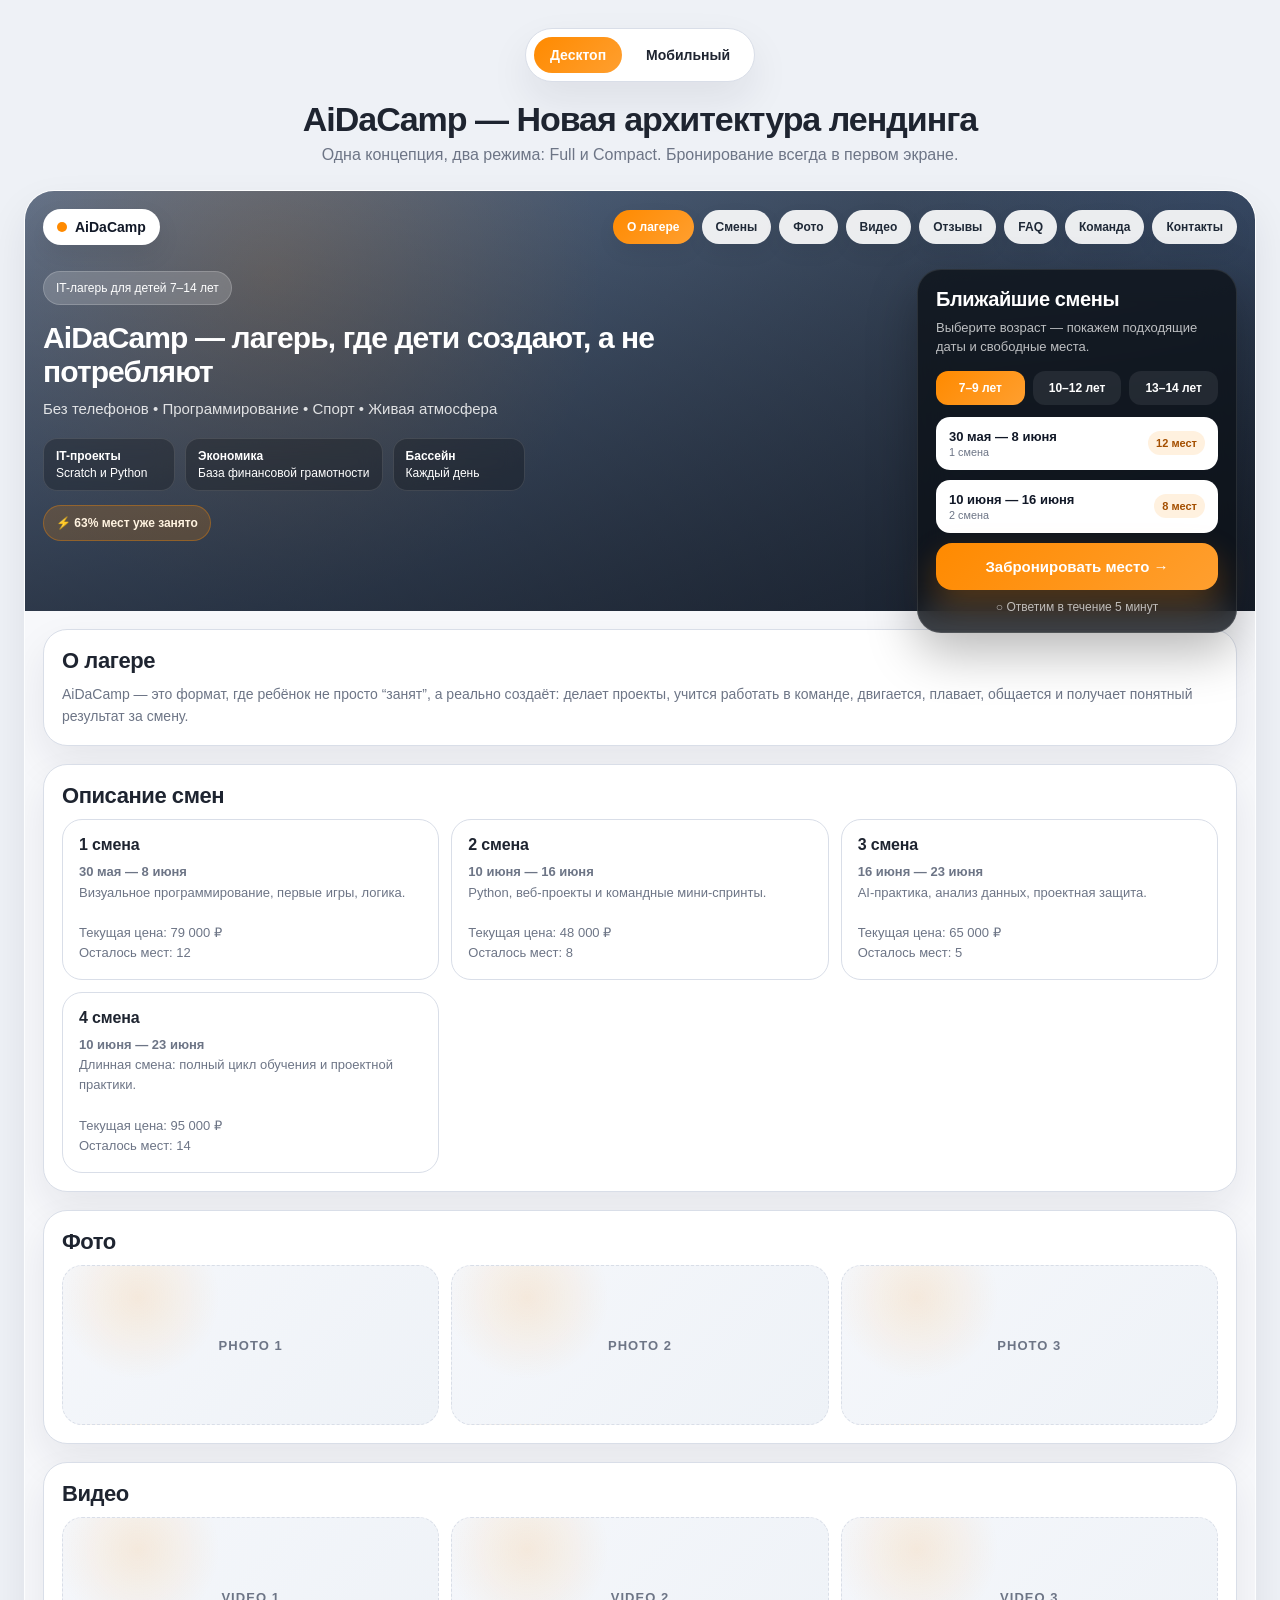
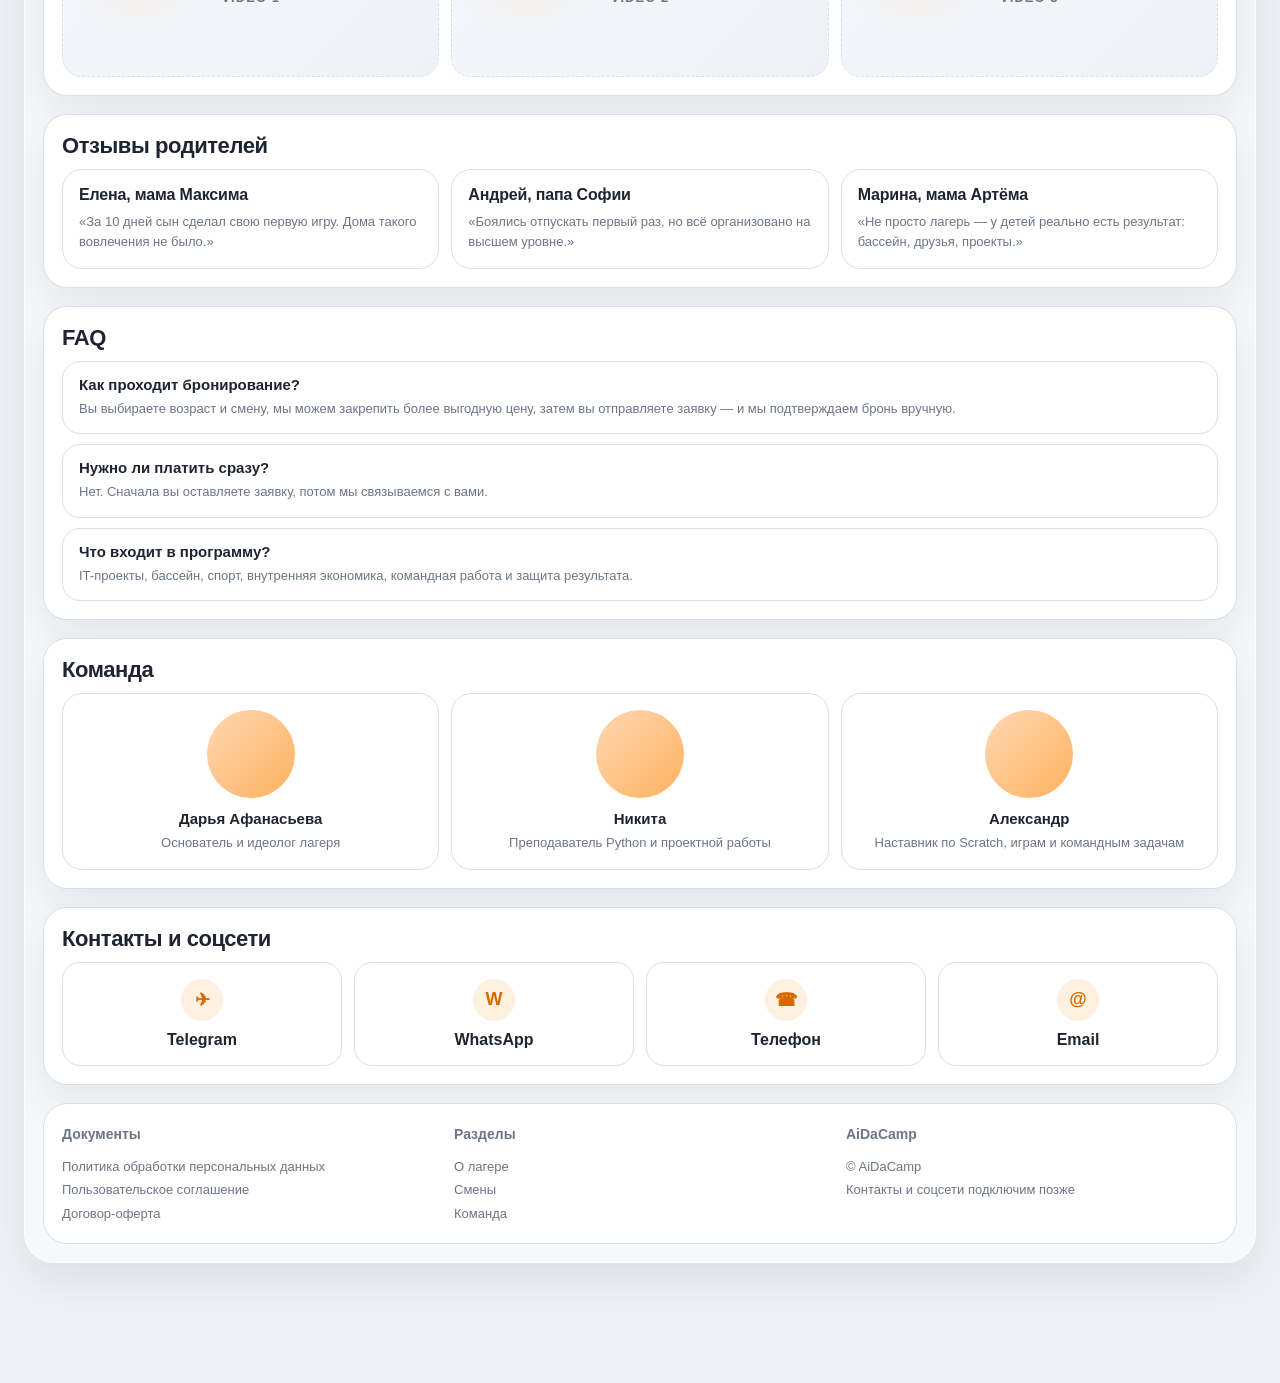
<file: gpt.html>
<!DOCTYPE html>
<html lang="ru">
<head>
  <meta charset="UTF-8" />
  <meta name="viewport" content="width=device-width, initial-scale=1.0" />
  <title>AiDaCamp — Prototype Full Logic</title>
  <style>
    :root{
      --bg:#eef1f6;
      --panel:#f7f8fb;
      --card:#ffffff;
      --line:#d9dee8;
      --text:#1e2430;
      --muted:#6d7586;
      --accent:#ff8a00;
      --accent-2:#ff9f2f;
      --accent-soft:#fff1df;
      --shadow:0 18px 40px rgba(20,29,45,.08);
    }
    *{box-sizing:border-box}
    html,body{margin:0;padding:0}
    body{
      font-family:Inter,-apple-system,BlinkMacSystemFont,"Segoe UI",sans-serif;
      background:var(--bg);
      color:var(--text);
      min-height:100vh;
    }
    .hidden{display:none !important}

    .page{
      max-width:1440px;
      margin:0 auto;
      padding:28px 24px 120px;
    }

    .top-switcher{
      display:flex;
      justify-content:center;
      margin-bottom:18px;
    }
    .switch-wrap{
      display:flex;
      gap:8px;
      padding:8px;
      background:#fff;
      border:1px solid var(--line);
      border-radius:999px;
      box-shadow:var(--shadow);
    }
    .switch-btn{
      border:none;
      border-radius:999px;
      padding:10px 16px;
      background:transparent;
      color:var(--text);
      font-weight:700;
      font-size:14px;
      cursor:pointer;
    }
    .switch-btn.active{
      background:linear-gradient(135deg,var(--accent),var(--accent-2));
      color:#fff;
    }

    .title{
      text-align:center;
      margin-bottom:26px;
    }
    .title h1{
      margin:0 0 8px;
      font-size:34px;
      line-height:1.12;
      letter-spacing:-.03em;
    }
    .title p{
      margin:0;
      color:var(--muted);
      font-size:16px;
    }

    .screen{
      border-radius:30px;
      overflow:hidden;
      background:var(--panel);
      box-shadow:var(--shadow);
      border:1px solid rgba(255,255,255,.7);
    }

    .hero-shell{
      position:relative;
      padding:18px;
      min-height:420px;
      background:
        linear-gradient(180deg, rgba(16,22,33,.20), rgba(16,22,33,.62)),
        radial-gradient(circle at 20% 20%, rgba(255,138,0,.18), transparent 32%),
        radial-gradient(circle at 100% 0%, rgba(116,170,255,.18), transparent 28%),
        linear-gradient(135deg, #7489a8 0%, #50637d 40%, #1f2835 100%);
      color:#fff;
    }

    .hero-topbar{
      display:flex;
      align-items:center;
      justify-content:space-between;
      gap:12px;
      margin-bottom:26px;
    }

    .brand{
      display:flex;
      align-items:center;
      gap:8px;
      padding:10px 14px;
      border-radius:999px;
      background:#fff;
      color:#111827;
      font-weight:700;
      font-size:14px;
      box-shadow:0 10px 25px rgba(0,0,0,.08);
      white-space:nowrap;
    }

    .brand-dot{
      width:10px;
      height:10px;
      border-radius:50%;
      background:var(--accent);
      flex:0 0 auto;
    }

    .hero-menu{
      display:flex;
      gap:8px;
      flex-wrap:wrap;
      justify-content:flex-end;
    }

    .menu-pill{
      padding:10px 14px;
      border-radius:999px;
      background:rgba(255,255,255,.9);
      color:#1f2937;
      font-size:12px;
      font-weight:600;
      box-shadow:0 8px 20px rgba(0,0,0,.06);
      cursor:pointer;
      border:none;
    }
    .menu-pill.active{
      background:linear-gradient(135deg,var(--accent),var(--accent-2));
      color:#fff;
    }

    .hero-content{
      max-width:60%;
    }
    .hero-tag{
      display:inline-flex;
      align-items:center;
      gap:8px;
      padding:9px 12px;
      border-radius:999px;
      background:rgba(255,255,255,.18);
      border:1px solid rgba(255,255,255,.18);
      font-size:12px;
      margin-bottom:16px;
      backdrop-filter:blur(8px);
    }

    .hero-content h2{
      margin:0 0 10px;
      font-size:30px;
      line-height:1.12;
      letter-spacing:-.03em;
      max-width:680px;
    }

    .hero-sub{
      color:rgba(255,255,255,.84);
      font-size:15px;
      line-height:1.45;
      margin-bottom:18px;
    }

    .feature-row{
      display:flex;
      gap:10px;
      flex-wrap:wrap;
    }

    .feature-pill{
      padding:10px 12px;
      border-radius:14px;
      background:rgba(0,0,0,.24);
      border:1px solid rgba(255,255,255,.12);
      font-size:12px;
      min-width:132px;
      backdrop-filter:blur(10px);
    }
    .feature-pill strong{
      display:block;
      font-size:12px;
      margin-bottom:3px;
    }

    .occupancy-badge{
      display:inline-flex;
      align-items:center;
      gap:7px;
      margin-top:14px;
      padding:10px 12px;
      border-radius:999px;
      background:rgba(255,138,0,.18);
      border:1px solid rgba(255,138,0,.34);
      color:#fff3e0;
      font-size:12px;
      font-weight:700;
    }

    .hero-booking-card{
      position:absolute;
      right:18px;
      top:78px;
      width:320px;
      padding:18px;
      border-radius:24px;
      background:rgba(12,17,24,.78);
      border:1px solid rgba(255,255,255,.10);
      backdrop-filter:blur(16px);
      box-shadow:0 20px 50px rgba(0,0,0,.28);
      color:#fff;
    }

    .hero-booking-card h3{
      margin:0 0 8px;
      font-size:20px;
      letter-spacing:-.02em;
    }
    .hero-booking-card p{
      margin:0 0 14px;
      color:rgba(255,255,255,.72);
      font-size:13px;
      line-height:1.45;
    }

    .age-tabs{
      display:flex;
      gap:8px;
      margin-bottom:12px;
    }
    .age-tab{
      flex:1;
      border:none;
      border-radius:12px;
      padding:10px 8px;
      background:rgba(255,255,255,.08);
      color:#fff;
      font-size:12px;
      font-weight:700;
      cursor:pointer;
    }
    .age-tab.active{
      background:linear-gradient(135deg, var(--accent), var(--accent-2));
    }

    .shift-option{
      border-radius:14px;
      background:#fff;
      color:#111827;
      padding:11px 12px;
      margin-bottom:10px;
      display:flex;
      align-items:center;
      justify-content:space-between;
      gap:10px;
      font-size:13px;
      cursor:pointer;
      border:1px solid transparent;
    }
    .shift-option.active{
      border-color:#ffb15e;
      box-shadow:0 0 0 3px rgba(255,138,0,.12);
    }
    .shift-option small{
      color:var(--muted);
      display:block;
      margin-top:2px;
    }

    .shift-price-chip{
      padding:6px 8px;
      border-radius:999px;
      background:var(--accent-soft);
      color:#a44f00;
      font-size:11px;
      font-weight:800;
      white-space:nowrap;
    }

    .cta-main{
      width:100%;
      border:none;
      border-radius:16px;
      padding:15px 16px;
      color:#fff;
      font-weight:800;
      font-size:15px;
      background:linear-gradient(135deg,var(--accent),var(--accent-2));
      box-shadow:0 14px 32px rgba(255,138,0,.28);
      cursor:pointer;
    }

    .cta-main:disabled{
      opacity:.45;
      cursor:not-allowed;
      box-shadow:none;
    }

    .under-cta{
      margin-top:10px;
      text-align:center;
      color:rgba(255,255,255,.68);
      font-size:12px;
    }

    .body-sections{
      padding:18px;
      display:grid;
      gap:18px;
    }

    .section-card{
      background:#fff;
      border-radius:24px;
      border:1px solid var(--line);
      box-shadow:var(--shadow);
      padding:18px;
    }

    .section-card h3{
      margin:0 0 10px;
      font-size:22px;
      letter-spacing:-.02em;
    }
    .section-card p{
      margin:0;
      color:var(--muted);
      line-height:1.55;
      font-size:14px;
    }

    .grid-3{
      display:grid;
      grid-template-columns:repeat(3,1fr);
      gap:12px;
    }

    .mini-card{
      background:#fff;
      border-radius:20px;
      border:1px solid var(--line);
      padding:16px;
    }

    .mini-card h4{
      margin:0 0 8px;
      font-size:16px;
      letter-spacing:-.01em;
    }
    .mini-card p{
      margin:0;
      color:var(--muted);
      font-size:13px;
      line-height:1.55;
    }

    .slot-grid{
      display:grid;
      grid-template-columns:repeat(3,1fr);
      gap:12px;
    }
    .slot{
      min-height:160px;
      border-radius:20px;
      border:1px dashed var(--line);
      background:
        radial-gradient(circle at 20% 20%, rgba(255,138,0,.12), transparent 25%),
        linear-gradient(135deg,#f5f7fb,#eef2f7);
      display:flex;
      align-items:center;
      justify-content:center;
      color:var(--muted);
      font-size:13px;
      font-weight:700;
      text-transform:uppercase;
      letter-spacing:.08em;
    }

    .team-grid{
      display:grid;
      grid-template-columns:repeat(3,1fr);
      gap:12px;
    }

    .team-card{
      background:#fff;
      border:1px solid var(--line);
      border-radius:20px;
      padding:16px;
      text-align:center;
    }

    .team-avatar{
      width:88px;
      height:88px;
      border-radius:50%;
      margin:0 auto 12px;
      background:linear-gradient(135deg,#ffd8b3,#ffb15e);
    }

    .team-card strong{
      display:block;
      margin-bottom:6px;
      font-size:15px;
    }

    .team-card span{
      color:var(--muted);
      font-size:13px;
      line-height:1.45;
    }

    .faq-grid{
      display:grid;
      gap:10px;
    }
    .faq-item{
      border:1px solid var(--line);
      background:#fff;
      border-radius:18px;
      padding:14px 16px;
    }
    .faq-item strong{
      display:block;
      margin-bottom:6px;
      font-size:15px;
    }
    .faq-item span{
      color:var(--muted);
      font-size:13px;
      line-height:1.55;
    }

    .contacts-row{
      display:grid;
      grid-template-columns:repeat(4,1fr);
      gap:12px;
    }

    .contact-card{
      border:1px solid var(--line);
      background:#fff;
      border-radius:18px;
      padding:16px;
      text-align:center;
    }

    .contact-icon{
      width:42px;
      height:42px;
      border-radius:50%;
      margin:0 auto 10px;
      background:#fff1df;
      color:#d66a00;
      display:flex;
      align-items:center;
      justify-content:center;
      font-size:18px;
      font-weight:800;
    }

    footer{
      padding:18px;
      background:#fff;
      border-radius:24px;
      border:1px solid var(--line);
      display:grid;
      grid-template-columns:repeat(3,1fr);
      gap:20px;
    }
    footer h4{
      margin:0 0 8px;
      font-size:14px;
    }
    footer a, footer div{
      display:block;
      color:var(--muted);
      font-size:13px;
      line-height:1.8;
      text-decoration:none;
    }

    .overlay{
      position:fixed;
      inset:0;
      background:rgba(9,14,22,.64);
      display:flex;
      align-items:center;
      justify-content:center;
      padding:18px;
      z-index:80;
    }

    .overlay-card{
      width:min(100%, 520px);
      background:#fff;
      border-radius:26px;
      box-shadow:0 25px 55px rgba(20,29,45,.16);
      padding:22px;
      border:1px solid #edf0f5;
    }

    .overlay-card.dark{
      background:#121821;
      border-color:rgba(255,255,255,.08);
      color:#fff;
    }

    .overlay-card h3{
      margin:0 0 8px;
      font-size:24px;
      letter-spacing:-.03em;
    }

    .overlay-card p{
      margin:0 0 16px;
      color:var(--muted);
      line-height:1.55;
      font-size:14px;
    }

    .overlay-card.dark p{
      color:rgba(255,255,255,.72);
    }

    .big-price{
      font-size:42px;
      font-weight:900;
      letter-spacing:-.04em;
      margin-bottom:8px;
    }

    .offer-code{
      display:inline-flex;
      margin-top:10px;
      padding:8px 10px;
      border-radius:999px;
      background:#f7f8fb;
      color:var(--muted);
      font-size:12px;
      font-weight:700;
    }

    .overlay-card.dark .offer-code{
      background:rgba(255,255,255,.08);
      color:rgba(255,255,255,.76);
    }

    .overlay-actions{
      display:grid;
      gap:10px;
      margin-top:16px;
    }

    .secondary-outline{
      width:100%;
      border:1px solid var(--line);
      background:#fff;
      color:var(--text);
      border-radius:16px;
      padding:15px 16px;
      font-size:14px;
      font-weight:800;
      cursor:pointer;
    }

    .overlay-card.dark .secondary-outline{
      background:rgba(255,255,255,.04);
      border-color:rgba(255,255,255,.10);
      color:#fff;
    }

    .summary-bar{
      position:fixed;
      bottom:0;
      left:0;
      right:0;
      z-index:90;
      background:rgba(255,255,255,.92);
      backdrop-filter:blur(16px);
      border-top:1px solid var(--line);
      box-shadow:0 -10px 24px rgba(20,29,45,.05);
    }

    .summary-inner{
      max-width:1440px;
      margin:0 auto;
      padding:12px 24px;
      display:flex;
      align-items:center;
      justify-content:space-between;
      gap:20px;
    }

    .summary-left{
      display:flex;
      align-items:center;
      gap:14px;
      flex-wrap:wrap;
    }

    .summary-item{
      font-size:14px;
      font-weight:700;
    }

    .summary-sub{
      font-size:12px;
      color:var(--muted);
      margin-top:2px;
    }

    .summary-right{
      display:flex;
      align-items:center;
      gap:12px;
    }

    .summary-price{
      text-align:right;
    }

    .summary-price strong{
      display:block;
      font-size:24px;
      letter-spacing:-.03em;
    }

    .summary-timer{
      color:#d56e00;
      font-size:12px;
      font-weight:800;
    }

    .form-drawer{
      position:fixed;
      inset:0;
      background:rgba(8,12,18,.58);
      z-index:95;
      display:flex;
      align-items:flex-end;
      justify-content:center;
      padding:0;
    }

    .form-panel{
      width:min(100%, 720px);
      background:#fff;
      border-radius:28px 28px 0 0;
      padding:24px 22px 26px;
      box-shadow:0 -24px 60px rgba(20,29,45,.16);
      max-height:92vh;
      overflow:auto;
    }

    .form-panel h3{
      margin:0 0 12px;
      font-size:28px;
      letter-spacing:-.03em;
    }

    .form-summary-box{
      border:1px solid var(--line);
      background:#fafbfd;
      border-radius:20px;
      padding:16px;
      margin-bottom:16px;
    }

    .form-summary-box strong{
      display:block;
      margin-bottom:10px;
      font-size:15px;
    }

    .form-summary-row{
      color:var(--muted);
      font-size:14px;
      line-height:1.6;
    }

    .form-grid{
      display:grid;
      gap:12px;
    }

    .input-box{
      width:100%;
      min-height:54px;
      border-radius:16px;
      border:1px solid var(--line);
      background:#fff;
      padding:0 16px;
      font-size:15px;
      color:var(--text);
      outline:none;
    }

    .check-row{
      display:flex;
      align-items:flex-start;
      gap:10px;
      color:var(--muted);
      font-size:13px;
      line-height:1.55;
      margin:6px 0 14px;
    }

    .muted-note{
      color:var(--muted);
      font-size:13px;
      margin-top:10px;
      line-height:1.55;
    }

    @media (max-width: 1180px){
      .hero-booking-card{
        position:static;
        width:100%;
        margin-top:16px;
      }
      .hero-content,.hero-content.full{
        max-width:100%;
      }
      .grid-3,.slot-grid,.team-grid,.contacts-row,footer{
        grid-template-columns:1fr;
      }
    }

    @media (max-width: 820px){
      .page{
        padding:20px 14px 120px;
      }
      .title h1{
        font-size:28px;
      }
      .summary-inner{
        flex-direction:column;
        align-items:stretch;
        padding:12px 14px;
      }
      .summary-right{
        justify-content:space-between;
      }
    }
  </style>
</head>
<body>
  <div class="page">
    <div class="top-switcher">
      <div class="switch-wrap">
        <button class="switch-btn active" id="desktopBtn">Десктоп</button>
        <button class="switch-btn" id="mobileBtn">Мобильный</button>
      </div>
    </div>

    <div class="title">
      <h1>AiDaCamp — Новая архитектура лендинга</h1>
      <p>Одна концепция, два режима: Full и Compact. Бронирование всегда в первом экране.</p>
    </div>

    <div id="desktopView">
      <div class="screen">
        <div class="hero-shell">
          <div class="hero-topbar">
            <div class="brand"><span class="brand-dot"></span>AiDaCamp</div>
            <div class="hero-menu" id="serviceMenu">
              <button class="menu-pill active" data-target="about">О лагере</button>
              <button class="menu-pill" data-target="programs">Смены</button>
              <button class="menu-pill" data-target="photos">Фото</button>
              <button class="menu-pill" data-target="videos">Видео</button>
              <button class="menu-pill" data-target="reviews">Отзывы</button>
              <button class="menu-pill" data-target="faq">FAQ</button>
              <button class="menu-pill" data-target="team">Команда</button>
              <button class="menu-pill" data-target="contacts">Контакты</button>
            </div>
          </div>

          <div class="hero-content full">
            <div class="hero-tag">IT-лагерь для детей 7–14 лет</div>
            <h2>AiDaCamp — лагерь, где дети создают, а не потребляют</h2>
            <div class="hero-sub">Без телефонов • Программирование • Спорт • Живая атмосфера</div>

            <div class="feature-row">
              <div class="feature-pill">
                <strong>IT-проекты</strong>
                Scratch и Python
              </div>
              <div class="feature-pill">
                <strong>Экономика</strong>
                База финансовой грамотности
              </div>
              <div class="feature-pill">
                <strong>Бассейн</strong>
                Каждый день
              </div>
            </div>

            <div class="occupancy-badge" id="occupancyBadge">⚡ 63% мест уже занято</div>
          </div>

          <div class="hero-booking-card">
            <h3>Ближайшие смены</h3>
            <p>Выберите возраст — покажем подходящие даты и свободные места.</p>

            <div class="age-tabs" id="desktopAgeTabs">
              <button class="age-tab active" data-age="7-9">7–9 лет</button>
              <button class="age-tab" data-age="10-12">10–12 лет</button>
              <button class="age-tab" data-age="13-14">13–14 лет</button>
            </div>

            <div id="desktopShiftOptions"></div>

            <button class="cta-main" id="desktopStartBtn">Забронировать место →</button>
            <div class="under-cta">○ Ответим в течение 5 минут</div>
          </div>
        </div>

        <div class="body-sections">
          <section class="section-card" id="section-about">
            <h3>О лагере</h3>
            <p>AiDaCamp — это формат, где ребёнок не просто “занят”, а реально создаёт: делает проекты, учится работать в команде, двигается, плавает, общается и получает понятный результат за смену.</p>
          </section>

          <section class="section-card" id="section-programs">
            <h3>Описание смен</h3>
            <div class="grid-3" id="shiftCardsGrid"></div>
          </section>

          <section class="section-card" id="section-photos">
            <h3>Фото</h3>
            <div class="slot-grid">
              <div class="slot">Photo 1</div>
              <div class="slot">Photo 2</div>
              <div class="slot">Photo 3</div>
            </div>
          </section>

          <section class="section-card" id="section-videos">
            <h3>Видео</h3>
            <div class="slot-grid">
              <div class="slot">Video 1</div>
              <div class="slot">Video 2</div>
              <div class="slot">Video 3</div>
            </div>
          </section>

          <section class="section-card" id="section-reviews">
            <h3>Отзывы родителей</h3>
            <div class="grid-3">
              <div class="mini-card">
                <h4>Елена, мама Максима</h4>
                <p>«За 10 дней сын сделал свою первую игру. Дома такого вовлечения не было.»</p>
              </div>
              <div class="mini-card">
                <h4>Андрей, папа Софии</h4>
                <p>«Боялись отпускать первый раз, но всё организовано на высшем уровне.»</p>
              </div>
              <div class="mini-card">
                <h4>Марина, мама Артёма</h4>
                <p>«Не просто лагерь — у детей реально есть результат: бассейн, друзья, проекты.»</p>
              </div>
            </div>
          </section>

          <section class="section-card" id="section-faq">
            <h3>FAQ</h3>
            <div class="faq-grid">
              <div class="faq-item">
                <strong>Как проходит бронирование?</strong>
                <span>Вы выбираете возраст и смену, мы можем закрепить более выгодную цену, затем вы отправляете заявку — и мы подтверждаем бронь вручную.</span>
              </div>
              <div class="faq-item">
                <strong>Нужно ли платить сразу?</strong>
                <span>Нет. Сначала вы оставляете заявку, потом мы связываемся с вами.</span>
              </div>
              <div class="faq-item">
                <strong>Что входит в программу?</strong>
                <span>IT-проекты, бассейн, спорт, внутренняя экономика, командная работа и защита результата.</span>
              </div>
            </div>
          </section>

          <section class="section-card" id="section-team">
            <h3>Команда</h3>
            <div class="team-grid">
              <div class="team-card">
                <div class="team-avatar"></div>
                <strong>Дарья Афанасьева</strong>
                <span>Основатель и идеолог лагеря</span>
              </div>
              <div class="team-card">
                <div class="team-avatar"></div>
                <strong>Никита</strong>
                <span>Преподаватель Python и проектной работы</span>
              </div>
              <div class="team-card">
                <div class="team-avatar"></div>
                <strong>Александр</strong>
                <span>Наставник по Scratch, играм и командным задачам</span>
              </div>
            </div>
          </section>

          <section class="section-card" id="section-contacts">
            <h3>Контакты и соцсети</h3>
            <div class="contacts-row">
              <div class="contact-card">
                <div class="contact-icon">✈</div>
                <strong>Telegram</strong>
              </div>
              <div class="contact-card">
                <div class="contact-icon">W</div>
                <strong>WhatsApp</strong>
              </div>
              <div class="contact-card">
                <div class="contact-icon">☎</div>
                <strong>Телефон</strong>
              </div>
              <div class="contact-card">
                <div class="contact-icon">@</div>
                <strong>Email</strong>
              </div>
            </div>
          </section>

          <footer>
            <div>
              <h4>Документы</h4>
              <a href="#">Политика обработки персональных данных</a>
              <a href="#">Пользовательское соглашение</a>
              <a href="#">Договор-оферта</a>
            </div>
            <div>
              <h4>Разделы</h4>
              <a href="#section-about">О лагере</a>
              <a href="#section-programs">Смены</a>
              <a href="#section-team">Команда</a>
            </div>
            <div>
              <h4>AiDaCamp</h4>
              <div>© AiDaCamp</div>
              <div>Контакты и соцсети подключим позже</div>
            </div>
          </footer>
        </div>
      </div>
    </div>

    <div id="mobileView" class="hidden">
      <div class="screen" style="max-width:520px;margin:0 auto;">
        <div class="hero-shell">
          <div class="hero-topbar">
            <div class="brand"><span class="brand-dot"></span>AiDaCamp</div>
            <button class="menu-pill" onclick="switchView('desktop')">Полная версия</button>
          </div>

          <div class="hero-content" style="max-width:100%;">
            <div class="hero-tag">IT-лагерь для детей 7–14 лет</div>
            <h2 style="font-size:24px;">AiDaCamp — лагерь, где дети создают, а не потребляют</h2>
            <div class="hero-sub">Без телефонов • Программирование • Спорт • Живая атмосфера</div>

            <div class="feature-row">
              <div class="feature-pill"><strong>IT-проекты</strong>Scratch и Python</div>
              <div class="feature-pill"><strong>Экономика</strong>Финансовая грамотность</div>
              <div class="feature-pill"><strong>Бассейн</strong>Каждый день</div>
            </div>

            <div class="occupancy-badge" id="mobileOccupancyBadge">⚡ 65% мест уже занято</div>

            <div class="hero-booking-card" style="position:static;width:100%;margin-top:18px;">
              <h3>Выбрать смену</h3>
              <p>Укажите возраст — покажем подходящие даты и свободные места.</p>

              <div class="age-tabs" id="mobileAgeTabs">
                <button class="age-tab active" data-age="7-9">7–9 лет</button>
                <button class="age-tab" data-age="10-12">10–12 лет</button>
                <button class="age-tab" data-age="13-14">13–14 лет</button>
              </div>

              <div id="mobileShiftOptions"></div>

              <button class="cta-main" id="mobileStartBtn">Забронировать место →</button>
              <div class="under-cta">○ Ответим в течение 5 минут</div>
            </div>
          </div>
        </div>
      </div>
    </div>
  </div>

  <div class="overlay hidden" id="offerOverlay">
    <div class="overlay-card dark" id="offerCard"></div>
  </div>

  <div class="form-drawer hidden" id="formDrawer">
    <div class="form-panel">
      <h3>Оформление заявки</h3>
      <div class="form-summary-box" id="formSummaryBox"></div>

      <div class="form-grid">
        <input class="input-box" id="parentName" placeholder="Имя родителя" />
        <input class="input-box" id="parentPhone" placeholder="Телефон" />
      </div>

      <label class="check-row">
        <input type="checkbox" id="consentCheck" />
        <span>Я согласен(на) на обработку персональных данных и понимаю, что после заявки со мной свяжутся для подтверждения брони.</span>
      </label>

      <button class="cta-main" onclick="submitLead()">Оформить и отправить заявку</button>
      <div class="muted-note">Без предоплаты. Мы сначала подтверждаем бронь вручную.</div>
      <button class="secondary-outline" style="margin-top:14px;" onclick="closeForm()">Закрыть</button>
    </div>
  </div>

  <div class="summary-bar hidden" id="summaryBar">
    <div class="summary-inner">
      <div class="summary-left">
        <div>
          <div class="summary-item" id="summaryMain">—</div>
          <div class="summary-sub" id="summaryMeta">—</div>
        </div>
      </div>
      <div class="summary-right">
        <div class="summary-price">
          <strong id="summaryPrice">—</strong>
          <div class="summary-timer" id="summaryTimer"></div>
        </div>
        <button class="cta-main" style="width:auto;padding:14px 18px;" onclick="openForm()">Оформить</button>
      </div>
    </div>
  </div>

  <script>
    const shifts = [
      {id:'shift-1',title:'1 смена',dates:'30 мая — 8 июня',price:79000,left:12,occupied:33,badge:'HIT',desc:'Визуальное программирование, первые игры, логика.'},
      {id:'shift-2',title:'2 смена',dates:'10 июня — 16 июня',price:48000,left:8,occupied:37,badge:'',desc:'Python, веб-проекты и командные мини-спринты.'},
      {id:'shift-3',title:'3 смена',dates:'16 июня — 23 июня',price:65000,left:5,occupied:40,badge:'',desc:'AI-практика, анализ данных, проектная защита.'},
      {id:'shift-4',title:'4 смена',dates:'10 июня — 23 июня',price:95000,left:14,occupied:31,badge:'',desc:'Длинная смена: полный цикл обучения и проектной практики.'}
    ];

    const STORAGE_KEY = 'aidacamp_proto_state_v3';

    let state = JSON.parse(localStorage.getItem(STORAGE_KEY) || 'null') || {
      age:'7-9',
      shiftId:null,
      basePrice:null,
      offerPrice:null,
      code:null,
      expiresAt:null,
      offerStage:0,
      view:'desktop',
      phone:''
    };

    let timerId = null;

    function persist(){
      localStorage.setItem(STORAGE_KEY, JSON.stringify(state));
    }

    function switchView(view){
      state.view = view;
      document.getElementById('desktopBtn').classList.toggle('active', view === 'desktop');
      document.getElementById('mobileBtn').classList.toggle('active', view === 'mobile');
      document.getElementById('desktopView').classList.toggle('hidden', view !== 'desktop');
      document.getElementById('mobileView').classList.toggle('hidden', view !== 'mobile');
      persist();
    }

    document.getElementById('desktopBtn').addEventListener('click', () => switchView('desktop'));
    document.getElementById('mobileBtn').addEventListener('click', () => switchView('mobile'));

    function formatPrice(v){
      return new Intl.NumberFormat('ru-RU').format(v) + ' ₽';
    }

    function labelAge(v){
      if(v === '7-9') return '7–9 лет';
      if(v === '10-12') return '10–12 лет';
      return '13–14 лет';
    }

    function generateCode(){
      return 'AC-' + Math.random().toString(36).slice(2,6).toUpperCase();
    }

    function bindAgeTabs(rootId){
      const root = document.getElementById(rootId);
      root.querySelectorAll('[data-age]').forEach(btn => {
        btn.addEventListener('click', () => {
          root.querySelectorAll('[data-age]').forEach(x => x.classList.remove('active'));
          btn.classList.add('active');
          state.age = btn.dataset.age;
          state.shiftId = null;
          state.basePrice = null;
          state.offerPrice = null;
          state.code = null;
          state.expiresAt = null;
          state.offerStage = 0;
          renderAll();
          persist();
        });
      });
    }

    bindAgeTabs('desktopAgeTabs');
    bindAgeTabs('mobileAgeTabs');

    function renderShiftOptions(targetId){
      const box = document.getElementById(targetId);
      box.innerHTML = shifts.slice(0,2).map(s => `
        <div class="shift-option ${state.shiftId === s.id ? 'active' : ''}" data-id="${s.id}">
          <div>
            <strong>${s.dates}</strong>
            <small>${s.title}</small>
          </div>
          <div class="shift-price-chip">${s.left} мест</div>
        </div>
      `).join('');

      box.querySelectorAll('.shift-option').forEach(el => {
        el.addEventListener('click', () => {
          selectShift(el.dataset.id);
        });
      });
    }

    function renderShiftCards(){
      const grid = document.getElementById('shiftCardsGrid');
      grid.innerHTML = shifts.map(s => `
        <div class="mini-card">
          <h4>${s.title}</h4>
          <p><strong>${s.dates}</strong><br>${s.desc}<br><br>Текущая цена: ${formatPrice(s.price)}<br>Осталось мест: ${s.left}</p>
        </div>
      `).join('');
    }

    function selectShift(id){
      const shift = shifts.find(s => s.id === id);
      state.shiftId = id;
      state.basePrice = shift.price;
      state.offerPrice = null;
      state.code = null;
      state.expiresAt = null;
      state.offerStage = 0;
      renderAll();
      persist();
      openOfferCheck();
    }

    function openOfferCheck(){
      const wrap = document.getElementById('offerOverlay');
      const card = document.getElementById('offerCard');
      wrap.classList.remove('hidden');

      card.innerHTML = `
        <h3>Проверяем условия</h3>
        <p>Смотрим, можем ли закрепить лучшую цену для этой смены.</p>
        <div style="height:12px;border-radius:999px;background:rgba(255,255,255,.08);overflow:hidden;margin-bottom:10px;">
          <div style="width:72%;height:100%;background:linear-gradient(90deg,#ff8a00,#ffb15e);"></div>
        </div>
        <div style="height:12px;border-radius:999px;background:rgba(255,255,255,.08);overflow:hidden;margin-bottom:10px;">
          <div style="width:54%;height:100%;background:linear-gradient(90deg,#ff8a00,#ffb15e);"></div>
        </div>
        <div style="height:12px;border-radius:999px;background:rgba(255,255,255,.08);overflow:hidden;">
          <div style="width:36%;height:100%;background:linear-gradient(90deg,#ff8a00,#ffb15e);"></div>
        </div>
      `;

      setTimeout(showOffer, 700);
    }

    function showOffer(){
      const card = document.getElementById('offerCard');

      if(state.offerStage === 0){
        state.offerPrice = Math.round(state.basePrice * 0.96);
        state.expiresAt = Date.now() + 72 * 60 * 60 * 1000;
        state.offerStage = 1;
      } else if(state.offerStage === 1 && state.expiresAt && Date.now() < state.expiresAt){
        state.offerPrice = Math.round(state.offerPrice * 0.97);
        state.expiresAt = Date.now() + 24 * 60 * 60 * 1000;
        state.offerStage = 2;
      }

      state.code = generateCode();
      persist();

      card.innerHTML = `
        <h3>${state.offerStage === 2 ? 'Рады, что вы вернулись' : 'Удалось закрепить цену'}</h3>
        <p>${state.offerStage === 2 ? 'Мы смогли ещё немного улучшить условия. Эта цена действует 24 часа.' : 'Ваша цена сохранится на ограниченное время, чтобы вы могли спокойно принять решение.'}</p>
        <div class="big-price">${formatPrice(state.offerPrice)}</div>
        <div class="summary-timer" id="offerTimer"></div>
        <div class="offer-code">Код бронирования: ${state.code}</div>

        <div class="overlay-actions">
          <button class="cta-main" onclick="saveOfferAndClose()">Закрепить по телефону</button>
          <button class="secondary-outline" onclick="saveOfferAndClose()">Сохранить на этом устройстве</button>
        </div>
      `;

      startTimer();
      renderSummary();
    }

    function saveOfferAndClose(){
      document.getElementById('offerOverlay').classList.add('hidden');
      renderSummary();
    }

    function startTimer(){
      if(timerId) clearInterval(timerId);

      timerId = setInterval(() => {
        if(!state.expiresAt) return;

        const diff = state.expiresAt - Date.now();
        const offerTimer = document.getElementById('offerTimer');
        const summaryTimer = document.getElementById('summaryTimer');

        if(diff <= 0){
          clearInterval(timerId);
          state.expiresAt = null;
          persist();
          if(offerTimer) offerTimer.textContent = '';
          if(summaryTimer) summaryTimer.textContent = '';
          return;
        }

        const h = Math.floor(diff / (1000 * 60 * 60));
        const m = Math.floor((diff / (1000 * 60)) % 60);
        const text = `Действует ${h}ч ${m}м`;

        if(offerTimer) offerTimer.textContent = text;
        if(summaryTimer) summaryTimer.textContent = text;
      }, 1000);
    }

    function renderSummary(){
      const bar = document.getElementById('summaryBar');

      if(!state.shiftId){
        bar.classList.add('hidden');
        return;
      }

      const shift = shifts.find(s => s.id === state.shiftId);
      const price = state.offerPrice || state.basePrice || shift.price;

      document.getElementById('summaryMain').textContent = `${labelAge(state.age)} · ${shift.title}`;
      document.getElementById('summaryMeta').textContent = `${shift.dates}${state.code ? ` · Код ${state.code}` : ''}`;
      document.getElementById('summaryPrice').textContent = formatPrice(price);

      bar.classList.remove('hidden');
    }

    function openForm(){
      if(!state.shiftId) return;

      const shift = shifts.find(s => s.id === state.shiftId);
      const price = state.offerPrice || state.basePrice || shift.price;

      document.getElementById('formSummaryBox').innerHTML = `
        <strong>Вы выбрали</strong>
        <div class="form-summary-row">Смена: ${shift.title}</div>
        <div class="form-summary-row">Даты: ${shift.dates}</div>
        <div class="form-summary-row">Возраст: ${labelAge(state.age)}</div>
        <div class="form-summary-row">Цена: ${formatPrice(price)}</div>
        ${state.code ? `<div class="form-summary-row">Код бронирования: ${state.code}</div>` : ''}
        <div class="form-summary-row" style="margin-top:8px;color:var(--text);">Без предоплаты. Мы свяжемся с вами и подтвердим бронь.</div>
      `;

      document.getElementById('parentPhone').value = state.phone || '';
      document.getElementById('formDrawer').classList.remove('hidden');
    }

    function closeForm(){
      document.getElementById('formDrawer').classList.add('hidden');
    }

    function submitLead(){
      const name = document.getElementById('parentName').value.trim();
      const phone = document.getElementById('parentPhone').value.trim();
      const consent = document.getElementById('consentCheck').checked;

      if(!name || !phone || !consent){
        alert('Заполните имя, телефон и подтвердите согласие.');
        return;
      }

      state.phone = phone;
      persist();

      alert('Заявка отправлена');
      closeForm();
    }

    function scrollToSection(target){
      const map = {
        about:'section-about',
        programs:'section-programs',
        photos:'section-photos',
        videos:'section-videos',
        reviews:'section-reviews',
        faq:'section-faq',
        team:'section-team',
        contacts:'section-contacts'
      };

      const id = map[target];
      const el = document.getElementById(id);
      if(el){
        el.scrollIntoView({behavior:'smooth', block:'start'});
      }
    }

    document.querySelectorAll('#serviceMenu [data-target]').forEach(btn => {
      btn.addEventListener('click', () => {
        document.querySelectorAll('#serviceMenu [data-target]').forEach(x => x.classList.remove('active'));
        btn.classList.add('active');
        scrollToSection(btn.dataset.target);
      });
    });

    document.getElementById('desktopStartBtn').addEventListener('click', () => {
      if(!state.shiftId){
        selectShift(shifts[0].id);
      } else {
        openForm();
      }
    });

    document.getElementById('mobileStartBtn').addEventListener('click', () => {
      if(!state.shiftId){
        selectShift(shifts[0].id);
      } else {
        openForm();
      }
    });

    renderShiftOptions('desktopShiftOptions');
    renderShiftOptions('mobileShiftOptions');
    renderShiftCards();
    renderSummary();
    switchView(state.view || 'desktop');

    if(state.expiresAt && Date.now() < state.expiresAt){
      startTimer();
    }
  </script>
</body>
</html>
</file>
